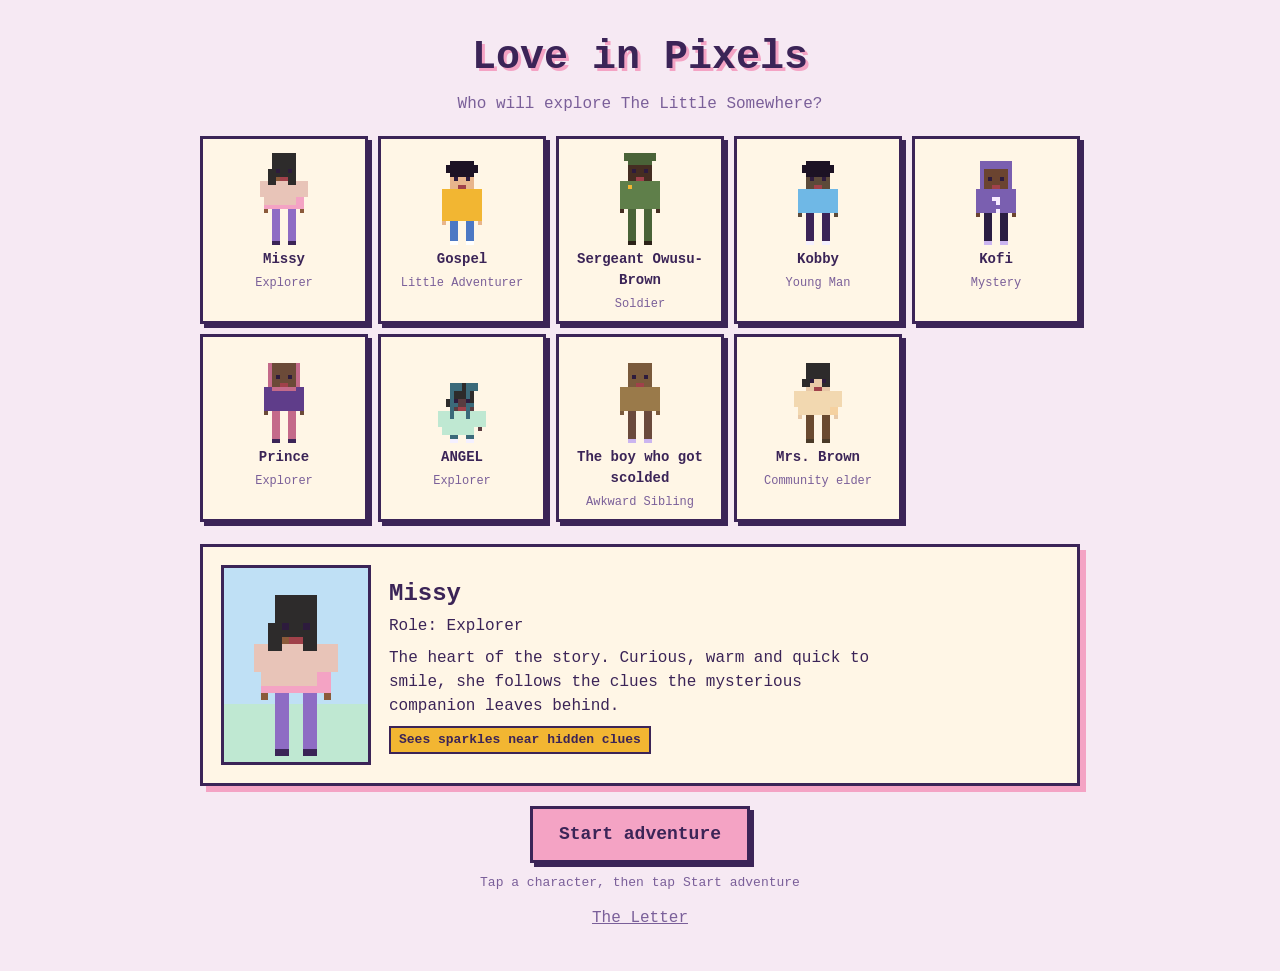
<file: legacy-prototype/index.html>
<!DOCTYPE html>
<html lang="en">
<head>
<meta charset="UTF-8">
<meta name="viewport" content="width=device-width, initial-scale=1, viewport-fit=cover">
<meta name="theme-color" content="#f6e9f3">
<meta name="description" content="Love in Pixels - a pastel pixel-art puzzle adventure">
<meta name="mobile-web-app-capable" content="yes">
<meta name="apple-mobile-web-app-status-bar-style" content="default">
<title>Love in Pixels</title>
<link rel="manifest" href="manifest.json">
<link rel="stylesheet" href="css/styles.css">
</head>
<body>
<h1>Love in Pixels</h1>
<p class="sub" id="sub">Who will explore The Little Somewhere?</p>

<!-- Character select -->
<main id="pick" class="screen">
  <div class="roster" id="roster" role="group" aria-label="Characters"></div>
  <section class="detail" aria-live="polite">
    <div class="stage"><canvas id="big" width="16" height="24"></canvas></div>
    <div>
      <h2 id="dName"></h2>
      <p class="role" id="dRole"></p>
      <p id="dBlurb"></p>
      <span class="perk" id="dPerk"></span>
    </div>
  </section>
  <div class="bar">
    <button class="go" id="go">Start adventure</button>
    <div class="hint">Tap a character, then tap Start adventure</div>
    <button class="alt" id="lettersBtn">The Letter</button>
  </div>
</main>

<!-- Mode select -->
<main id="modes" class="screen">
  <h2 class="mh">Choose your story</h2>
  <div class="mrow" id="mRow" role="group" aria-label="Story modes"></div>
  <div class="bar">
    <button class="go" id="modeGo">Begin story</button>
    <button class="alt" id="modeBack">Back to characters</button>
  </div>
</main>

<!-- Welcome screen -->
<main id="welcome" class="screen">
  <div class="stage"><canvas id="wc" width="16" height="24"></canvas></div>
  <h2 id="wName"></h2>
  <p id="wMsg"></p>
  <div class="bar">
    <button class="go" id="welcomeGo">Begin</button>
    <button class="alt" id="welcomeBack">Back to characters</button>
  </div>
</main>

<!-- Letter screen (revisit-able; spec §9) -->
<div id="letter" class="screen">
  <div class="stage"><canvas id="lc" width="16" height="24"></canvas></div>
  <h2 class="sname">The Letter</h2>
  <div id="lBody" style="font-size:15px;line-height:1.7"></div>
  <div class="tok" id="lClose">Close →</div>
</div>

<!-- Album screen (rewards display) -->
<div id="album" class="screen">
  <div class="stage"><canvas id="ac" width="16" height="24"></canvas></div>
  <h2 class="sname">The Memory Album</h2>
  <div id="lItems" style="margin:12px 0"></div>
  <div class="tok" id="aClose">Close →</div>
</div>

<!-- Video screen -->
<div id="video" class="screen">
  <div class="stage"><canvas id="vc" width="16" height="24"></canvas></div>
  <h2 class="sname">The Photograph</h2>
  <div id="vItem" style="margin:12px 0;font-size:15px"></div>
  <video id="vAu" controls playsinline style="width:100%;max-width:640px"></video>
  <div class="tok" id="vClose">Close →</div>
</div>

<!-- Music screen -->
<div id="music" class="screen">
  <div class="stage"><canvas id="muc" width="16" height="24"></canvas></div>
  <h2 class="sname">A Music Reward</h2>
  <div id="mItem" style="margin:12px 0;font-size:15px"></div>
  <audio id="mAu" controls></audio>
  <div style="display:flex;gap:8px;justify-content:center;margin:12px 0">
    <button class="go" id="mPlay" style="padding:6px 14px;font-size:14px">▶</button>
    <button class="alt" id="mClose2" style="padding:6px 14px;font-size:14px">Close</button>
  </div>
</div>

<!-- Game screen -->
<div id="game" class="screen">
  <canvas id="gc" width="960" height="576"></canvas>
  <div id="hud"><span id="hs"></span><span id="ho"></span><button id="gx">Menu</button>
    <button id="lettersBtn2" class="dp">✉</button></div>
  <div id="dlg"></div>
  <div id="dpad">
    <button class="dp" data-k="u" style="grid-area:1/2" aria-label="Up">▲</button>
    <button class="dp" data-k="l" style="grid-area:2/1" aria-label="Left">◀</button>
    <button class="dp" data-k="r" style="grid-area:2/3" aria-label="Right">▶</button>
    <button class="dp" data-k="d" style="grid-area:3/2" aria-label="Down">▼</button>
  </div>
  <button id="act" class="dp" aria-label="Jump/Interact">Interact</button>
  <div id="rot"><div>↻</div><p>Turn your device sideways to play in landscape.</p></div>
</div>

<!-- Puzzle screen (spec §7) -->
<div id="puzzle" class="screen">
  <div id="pI"></div>
  <canvas id="ps" width="320" height="192"></canvas>
  <div id="pU"><p id="pInst" style="text-align:center"></p>
    <div id="pProg" class="prog"><span id="pBar"></span></div>
    <div id="pHint" class="dp"></div>
    <button id="pTap" class="dp">Tap a cell</button>
  </div>
</div>

<!-- Terminal screen — Missy.cpp viewer (spec §8.14) -->
<div id="terminal" class="screen">
  <h2 class="sname">Missy.cpp — The Gift Program</h2>
  <div id="termRoot"></div>
  <div class="tok" id="termClose">Close →</div>
</div>

<!-- Mirror gift (spec §8.14) -->
<div id="mirror" class="screen">
  <canvas id="mrc" width="480" height="480"></canvas>
  <div id="mirrorPanel">
    <div id="mirrorText"></div>
    <div id="mirrorLine"></div>
    <div id="mirrorVideo"></div>
    <div id="mirrorPrivacy"></div>
    <button class="go" id="mirrorCloseBtn">Close →</button>
  </div>
</div>

<!-- Inventory screen -->
<div id="inven" class="screen">
  <div class="stage"><canvas id="ic" width="16" height="24"></canvas></div>
  <h2 class="sname">Your Inventory</h2>
  <div id="iItems" style="margin:12px 0;font-size:14px;max-height:220px;overflow-y:auto"></div>
  <div class="tok" id="iClose">Close →</div>
</div>

<!-- Journal screen -->
<div id="journal" class="screen">
  <div class="stage"><canvas id="jc" width="16" height="24"></canvas></div>
  <h2 class="sname">The Journal</h2>
  <div id="jBody" style="margin:12px 0;font-size:14px;max-height:240px;overflow-y:auto"></div>
  <div class="tok" id="jClose">Close →</div>
</div>

<!-- Settings screen -->
<div id="settings" class="screen">
  <h2 class="sname">Settings</h2>
  <div id="sBody" style="margin:12px 0;font-size:14px">
    <div><input type="checkbox" id="sDark"> <span>Dark mode</span></div>
    <div><input type="checkbox" id="sSound"> <span>Sound effects</span></div>
    <div><input type="checkbox" id="sMusic"> <span>Music</span></div>
    <div><input type="checkbox" id="sSubtitles"> <span>Subtitles</span></div>
    <div><label style="display:block;margin-top:10px;color:var(--soft)">Controls<select id="sCtrl" style="margin-top:4px;font:inherit;background:var(--panel);border:2px solid var(--ink);padding:4px 8px;color:var(--ink)"><option value="touch">Touch (D-pad + Interact)</option><option value="keyboard">Keyboard (WASD + E)</option><option value="auto">Auto</option></select></label></div>
  </div>
  <div class="tok" id="sClose">Done →</div>
</div>

<!-- Toasts — reward reveals (spec §8.13) -->
<div id="toast"></div>

<script type="module" src="js/main.js"></script>
</body>
</html>
</file>
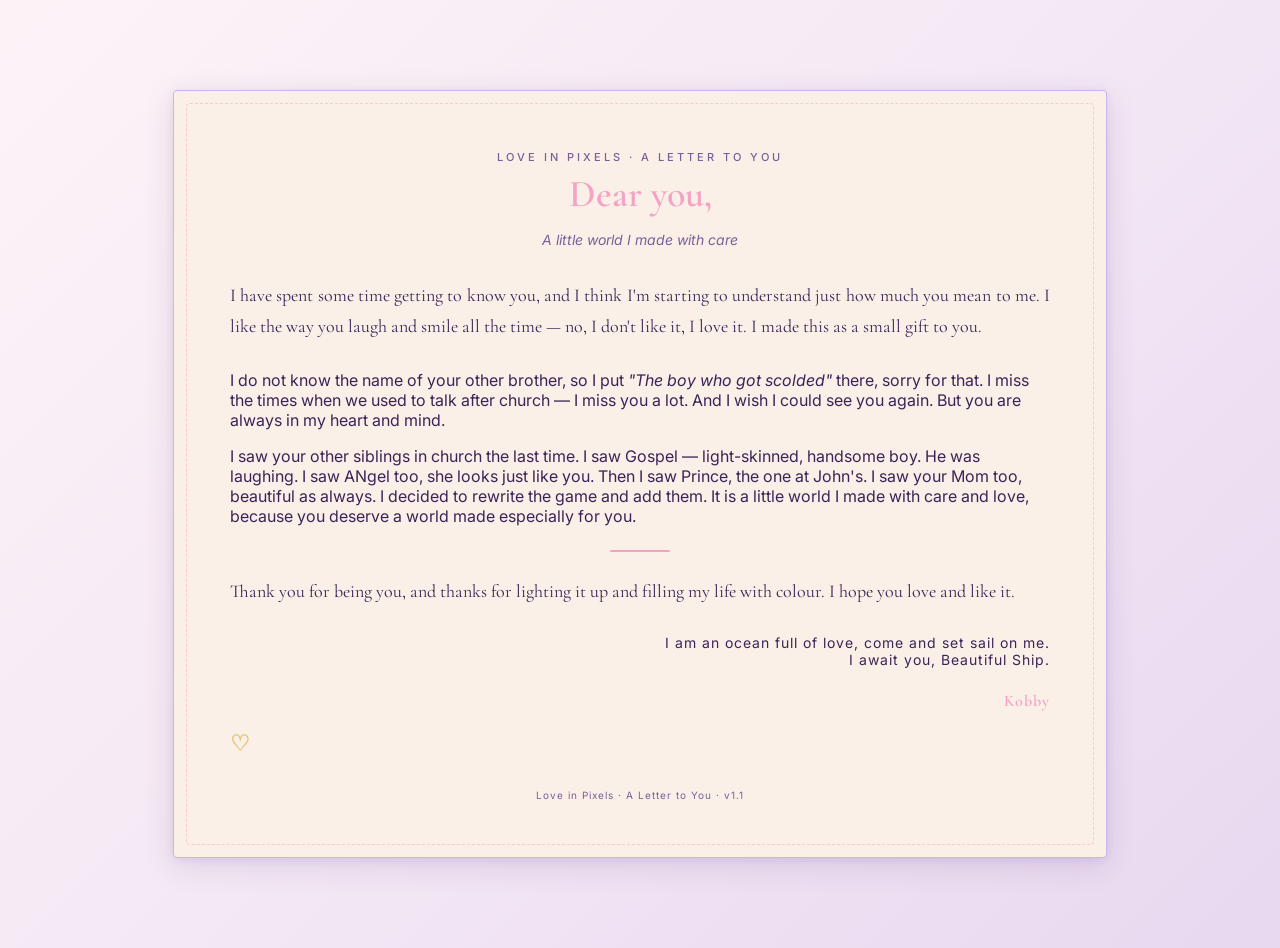
<file: extras/letter.html>
<!DOCTYPE html>
<html lang="en">
<head>
<meta charset="UTF-8">
<meta name="viewport" content="width=device-width, initial-scale=1.0">
<title>Love in Pixels — A Letter to You</title>
<style>
  @import url('https://fonts.googleapis.com/css2?family=Cormorant+Garamond:ital,wght@0,400;0,500;0,600;1,400;1,500&family=Inter:wght@300;400;500&display=swap');

  :root {
    --cream: #faf0e8;
    --pink: #f4a3c4;
    --lavender: #cbb5f0;
    --ink: #3b2457;
    --soft: #7a5f99;
    --gold: #e8c97a;
    --paper: #fffdf8;
  }

  body {
    margin: 0;
    min-height: 100vh;
    display: flex;
    justify-content: center;
    align-items: center;
    background: linear-gradient(135deg, #fdf3f7 0%, #f4e8f5 50%, #e8d8f0 100%);
    font-family: 'Inter', ui-monospace, monospace;
    color: var(--ink);
    padding: 24px;
  }

  .sheet {
    max-width: 820px;
    width: 100%;
    background: var(--cream);
    border: 1px solid var(--lavender);
    border-radius: 4px;
    box-shadow: 0 8px 32px rgba(59, 36, 87, 0.12), 0 2px 8px rgba(59, 36, 87, 0.08);
    padding: 48px 56px 56px;
    position: relative;
    page-break-inside: avoid;
  }

  /* Decorative heart border */
  .sheet::before,
  .sheet::after {
    content: '';
    position: absolute;
    pointer-events: none;
  }

  .sheet::before {
    top: 12px;
    left: 12px;
    right: 12px;
    bottom: 12px;
    border: 1px dashed var(--pink);
    border-radius: 4px;
    opacity: 0.5;
  }

  .header {
    text-align: center;
    margin-bottom: 32px;
  }

  .header .kicker {
    font-size: 11px;
    font-weight: 500;
    letter-spacing: 3px;
    text-transform: uppercase;
    color: var(--soft);
    margin-bottom: 8px;
  }

  .header h1 {
    font-family: 'Cormorant Garamond', serif;
    font-weight: 600;
    font-size: clamp(24px, 4vw, 38px);
    color: var(--pink);
    margin: 0 0 12px;
    line-height: 1.2;
  }

  .header .sub {
    font-size: 14px;
    color: var(--soft);
    font-style: italic;
  }

  .letter {
    font-family: 'Cormorant Garamond', serif;
    font-size: 18px;
    line-height: 1.7;
    color: var(--ink);
    text-align: justify;
    margin: 0 0 28px;
    hyphens: auto;
  }

  .letter p {
    margin: 0 0 18px;
    text-indent: 1.5em;
  }

  .letter p:first-child {
    text-indent: 0;
  }

  .letter p:last-child {
    margin-bottom: 0;
  }

  .accent-line {
    width: 60px;
    height: 2px;
    background: var(--pink);
    margin: 24px auto;
    border-radius: 1px;
  }

  .signoff {
    text-align: right;
    font-family: 'Inter', monospace;
    font-size: 14px;
    color: var(--ink);
    margin-top: 24px;
    letter-spacing: 1px;
  }

  .signoff .name {
    font-family: 'Cormorant Garamond', serif;
    font-weight: 600;
    color: var(--pink);
    font-size: 16px;
    display: block;
    margin-top: 6px;
  }

  .endmark {
    font-family: 'Cormorant Garamond', serif;
    font-weight: 600;
    color: var(--gold);
    font-size: 22px;
    margin-top: 20px;
    letter-spacing: 6px;
  }

  .footer {
    margin-top: 32px;
    text-align: center;
    font-family: 'Inter', monospace;
    font-size: 10px;
    color: var(--soft);
    letter-spacing: 1px;
  }

  /* Print styles */
  @media print {
    body {
      background: #fff;
      padding: 0;
    }
    .sheet {
      background: #fff;
      border: none;
      box-shadow: none;
      padding: 40px 48px 48px;
      max-width: 100%;
    }
    .header .kicker { color: #8a6b9e; }
    .header h1 { color: #c070a8; }
    .letter { text-align: justify; }
  }
</style>
</head>
<body>
  <div class="sheet">
    <div class="header">
      <p class="kicker">Love in Pixels · A Letter to You</p>
      <h1>Dear you,</h1>
      <p class="sub">A little world I made with care</p>
    </div>

    <p class="letter">I have spent some time getting to know you, and I think I'm starting to understand just how much you mean to me. I like the way you laugh and smile all the time — no, I don't like it, I love it. I made this as a small gift to you.</p>

    <p>I do not know the name of your other brother, so I put <i>"The boy who got scolded"</i> there, sorry for that. I miss the times when we used to talk after church — I miss you a lot. And I wish I could see you again. But you are always in my heart and mind.</p>

    <p>I saw your other siblings in church the last time. I saw Gospel — light-skinned, handsome boy. He was laughing. I saw ANgel too, she looks just like you. Then I saw Prince, the one at John's. I saw your Mom too, beautiful as always. I decided to rewrite the game and add them. It is a little world I made with care and love, because you deserve a world made especially for you.</p>

    <div class="accent-line"></div>

    <p class="letter">Thank you for being you, and thanks for lighting it up and filling my life with colour. I hope you love and like it.</p>

    <p class="signoff">
      I am an ocean full of love, come and set sail on me.<br>
      I await you, Beautiful Ship.<br><br>
      <span class="name">Kobby</span>
    </p>

    <p class="endmark">♡</p>

    <div class="footer">Love in Pixels · A Letter to You · v1.1</div>
  </div>
</body>
</html>
</file>
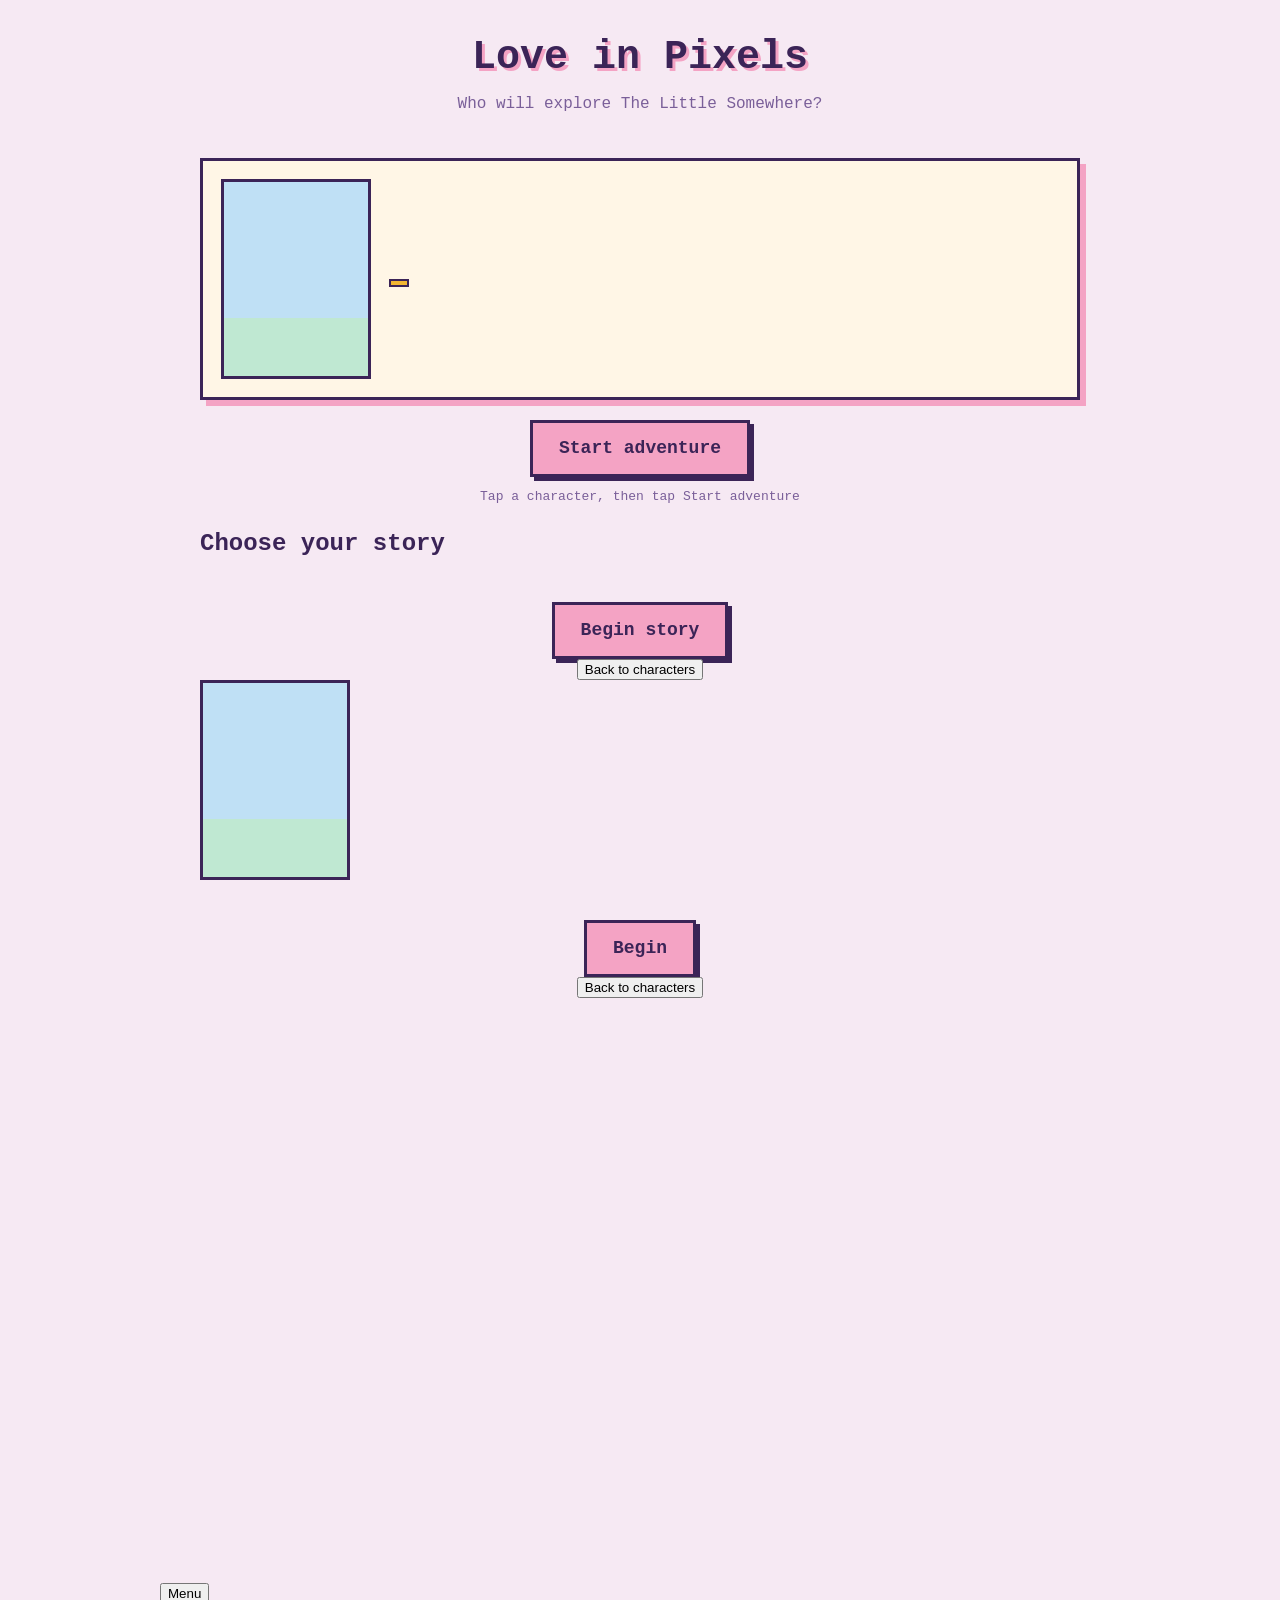
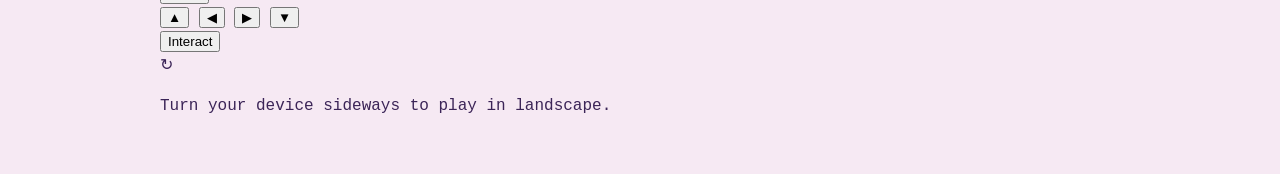
<file: legacy-prototype/love-in-pixels.html>
<!DOCTYPE html>
<html lang="en">
<head>
<meta charset="UTF-8">
<meta name="viewport" content="width=device-width, initial-scale=1, viewport-fit=cover">
<meta name="theme-color" content="#f6e9f3">
<meta name="description" content="Love in Pixels - a pastel pixel-art puzzle adventure">
<title>Love in Pixels</title>
<style>
:root{
  --bg:#f6e9f3;--panel:#fff6e6;--ink:#3b2457;--soft:#7a5f99;--pink:#f4a3c4;--lav:#cbb5f0;--mint:#bfe8d2;--sky:#bfe0f5;--gold:#f2b632;--deep:#3b2457;
}
@media (prefers-color-scheme:dark){:root:not([data-theme="light"]){color-scheme:dark;--bg:#1d1330;--panel:#2c1f45;--ink:#f8ecff;--soft:#c3aee6;--pink:#d4709f;--lav:#6a52a3;--mint:#3d7a62;--sky:#3f6f93;--gold:#f2b632}}
:root[data-theme="dark"]{color-scheme:dark;--bg:#1d1330;--panel:#2c1f45;--ink:#f8ecff;--soft:#c3aee6;--pink:#d4709f;--lav:#6a52a3;--mint:#3d7a62;--sky:#3f6f93;--gold:#f2b632}
html{scroll-padding-top:env(safe-area-inset-top,0px)}
*{box-sizing:border-box}
body{margin:0;background:var(--bg);color:var(--ink);font-family:"Courier New",ui-monospace,monospace;min-height:100vh;display:flex;flex-direction:column;align-items:center;padding:20px 14px 40px;line-height:1.5}
main{width:100%;max-width:880px}
h1{font-size:clamp(26px,6vw,40px);margin:8px 0 4px;text-align:center;text-shadow:3px 3px 0 var(--pink)}
.sub{color:var(--soft);margin:0 0 20px;text-align:center}
.bar{display:flex;flex-direction:column;align-items:center}
.go{font:inherit;font-weight:bold;font-size:18px;margin-top:20px;padding:12px 26px;background:var(--pink);color:#3b2457;border:3px solid var(--ink);box-shadow:4px 4px 0 var(--ink);cursor:pointer}
.go:hover{transform:translate(-1px,-1px)}
.go:focus-visible{outline:3px solid var(--gold);outline-offset:3px}
.hint{color:var(--soft);font-size:13px;margin-top:10px}
.scn{display:none}
.scn.show{display:block}
.sname{font-size:22px;color:var(--gold);text-shadow:2px 2px 0 var(--ink)}
.lbl{font-size:13px;color:#fff;text-shadow:1px 1px 0 var(--ink);font-weight:bold}
/* Character select */
.roster{display:grid;grid-template-columns:repeat(5,1fr);gap:10px}
@media(max-width:620px){.roster{grid-template-columns:repeat(3,1fr)}}
.card{font:inherit;color:inherit;background:var(--panel);border:3px solid var(--ink);box-shadow:4px 4px 0 var(--ink);padding:10px 4px 8px;cursor:pointer;text-align:center;display:flex;flex-direction:column;align-items:center;gap:4px}
.card canvas{width:64px;height:96px;image-rendering:pixelated}
.card:hover{transform:translate(-1px,-1px)}
.card:focus-visible{outline:3px solid var(--gold);outline-offset:3px}
.card[aria-pressed="true"]{background:var(--lav);box-shadow:4px 4px 0 var(--gold);border-color:var(--gold)}
.card b{font-size:14px}
.card span{font-size:12px;color:var(--soft)}
.card[aria-pressed="true"] span{color:var(--ink)}
.detail{margin-top:22px;background:var(--panel);border:3px solid var(--ink);box-shadow:6px 6px 0 var(--pink);padding:18px;display:grid;grid-template-columns:150px 1fr;gap:18px;align-items:center}
@media(max-width:520px){.detail{grid-template-columns:1fr;justify-items:center;text-align:center}}
.stage{width:150px;height:200px;background:linear-gradient(var(--sky) 0 70%,var(--mint) 70%);border:3px solid var(--ink);display:flex;align-items:flex-end;justify-content:center}
.stage canvas{width:112px;height:168px;image-rendering:pixelated;margin-bottom:6px}
.detail h2{margin:0 0 2px;font-size:24px}
.detail p{margin:0 0 8px;max-width:52ch}
.perk{display:inline-block;background:var(--gold);color:#3b2457;border:2px solid var(--ink);padding:2px 8px;font-size:13px;font-weight:bold}
.go{font:inherit;font-weight:bold;font-size:18px;margin-top:20px;padding:12px 26px;background:var(--pink);color:#3b2457;border:3px solid var(--ink);box-shadow:4px 4px 0 var(--ink);cursor:pointer}
.go:hover{transform:translate(-1px,-1px)}
.go:focus-visible{outline:3px solid var(--gold);outline-offset:3px}
@media(max-width:620px){.roster{grid-template-columns:repeat(3,1fr)}}
</style>
</head>
<body>
<h1>Love in Pixels</h1>
<p class="sub" id="sub">Who will explore The Little Somewhere?</p>
<main id="pick">
  <div class="roster" id="roster" role="group" aria-label="Characters"></div>
  <section class="detail" aria-live="polite">
    <div class="stage"><canvas id="big" width="16" height="24"></canvas></div>
    <div>
      <h2 id="dName"></h2>
      <p class="role" id="dRole"></p>
      <p id="dBlurb"></p>
      <span class="perk" id="dPerk"></span>
    </div>
  </section>
  <div class="bar">
    <button class="go" id="go">Start adventure</button>
    <div class="hint">Tap a character, then tap Start adventure</div>
  </div>
</main>
<main id="modes">
  <h2 class="mh">Choose your story</h2>
  <div class="mrow" id="mRow" role="group" aria-label="Story modes"></div>
  <div class="bar">
    <button class="go" id="modeGo">Begin story</button>
    <button class="alt" id="modeBack">Back to characters</button>
  </div>
</main>
<main id="welcome">
  <div class="stage"><canvas id="wc" width="16" height="24"></canvas></div>
  <h2 id="wName"></h2>
  <p id="wMsg"></p>
  <div class="bar">
    <button class="go" id="welcomeGo">Begin</button>
    <button class="alt" id="welcomeBack">Back to characters</button>
  </div>
</main>
<div id="game">
  <canvas id="gc" width="960" height="576"></canvas>
  <div id="hud"><span id="hs"></span><span id="ho"></span><button id="gx">Menu</button></div>
  <div id="dlg"></div>
  <div id="dpad">
    <button class="dp" data-k="u" style="grid-area:1/2" aria-label="Up">▲</button>
    <button class="dp" data-k="l" style="grid-area:2/1" aria-label="Left">◀</button>
    <button class="dp" data-k="r" style="grid-area:2/3" aria-label="Right">▶</button>
    <button class="dp" data-k="d" style="grid-area:3/2" aria-label="Down">▼</button>
  </div>
  <button id="act" class="dp" aria-label="Jump/Interact">Interact</button>
  <div id="rot"><div>↻</div><p>Turn your device sideways to play in landscape.</p></div>
</div>
<div id="letter" class="scn">
  <div class="stage"><canvas id="lc" width="16" height="24"></canvas></div>
  <h2 class="sname">A Letter to You</h2>
  <div id="lBody" style="font-size:15px;line-height:1.7"></div>
  <div class="tok" id="lClose">Close →</div>
</div>
<div id="album" class="scn">
  <div class="stage"><canvas id="ac" width="16" height="24"></canvas></div>
  <h2 class="sname">The Memory Album</h2>
  <div id="lItems" style="margin:12px 0"></div>
  <div class="tok" id="aClose">Close →</div>
</div>
<div id="video" class="scn">
  <div class="stage"><canvas id="vc" width="16" height="24"></canvas></div>
  <h2 class="sname">A Personal Message</h2>
  <div id="vItem" style="margin:12px 0;font-size:15px"></div>
  <video id="vAu" controls playsinline style="width:100%;max-width:640px"></video>
  <div class="tok" id="vClose">Close →</div>
</div>
<div id="music" class="scn">
  <div class="stage"><canvas id="muc" width="16" height="24"></canvas></div>
  <h2 class="sname">A Music Reward</h2>
  <div id="mItem" style="margin:12px 0;font-size:15px"></div>
  <audio id="mAu" controls></audio>
  <div style="display:flex;gap:8px;justify-content:center;margin:12px 0">
    <button class="go" id="mPlay" style="padding:6px 14px;font-size:14px">▶</button>
    <button class="alt" id="mClose2" style="padding:6px 14px;font-size:14px">Close</button>
  </div>
</div>
<script>
const TS=16,GW=20,GH=12;
const CHARS=[
 {id:"missy",name:"Missy",role:"Explorer",blurb:"The heart of the story. Curious, warm and quick to smile, she follows the clues the mysterious companion leaves behind.",perk:"Draft perk: sees sparkles near hidden clues",skin:"#4a2e20",hair:"#1c1224",style:"long",top:"#f4a3c4",bottom:"#8e6cc4",shoe:"#3b2457",leg:6,torso:6},
 {id:"gospel",name:"Gospel",role:"10 years old",blurb:"Small, fast and endlessly curious. He fits into tight spots and asks the questions nobody else thinks of.",perk:"Draft perk: can squeeze through small gaps",skin:"#8a5a3c",hair:"#1c1224",style:"buzz",top:"#f2b632",bottom:"#4c78c4",shoe:"#ffffff",leg:3,torso:4},
 {id:"owusu",name:"Sergeant Owusu-Brown",role:"Soldier",blurb:"Disciplined, steady and secretly soft-hearted. He treats every puzzle like a mission briefing.",perk:"Draft perk: hints cost nothing extra",skin:"#5b3a29",hair:"#1c1224",style:"cap",top:"#5f7f4a",bottom:"#4a6338",shoe:"#2b2118",leg:7,torso:6,medal:true,cap:"#4a6338"},
 {id:"kobby",name:"Kobby",role:"20 years old",blurb:"Easygoing and playful. He moves fast, jokes often and never turns down a challenge.",perk:"Draft perk: walks faster",skin:"#7a4e34",hair:"#1c1224",style:"short",top:"#6fb8e6",bottom:"#3b2457",shoe:"#f4f0ff",leg:7,torso:6},
 {id:"kofi",name:"Kofi",role:"A mystery",blurb:"Nobody is sure who he is yet. A hooded figure with a secret that the story slowly reveals.",perk:"Draft perk: finds surprise rewards",skin:"#6b4430",hair:"#1c1224",style:"hood",top:"#7a5fb0",bottom:"#2a1d42",shoe:"#cbb5f0",leg:7,torso:6,hood:"#7a5fb0",badge:true},
 {id:"prince",name:"Prince",role:"16 years old",blurb:"Confident and dramatic, but secretly earnest. He wants to be taken seriously and tries a few risky shortcuts.",perk:"Draft perk: quick to attempt risky shortcuts",skin:"#d97a4a",hair:"#1c1224",style:"stud",top:"#5f3d8a",bottom:"#c46a8a",shoe:"#3b2457",leg:6,torso:6,grad:true,moto:"#c46a8a"},
 {id:"angel",name:"AN&#8203;GEL",role:"12 years old",blurb:"Enthusiastic, fearless and a little careless. She notices the small things because she is quick and quick to collect.",perk:"Draft perk: notices the background",skin:"#3b6a7a",hair:"#7a4e34",style:"pigtails",top:"#bfe0f0",bottom:"#3b6a7a",shoe:"#f4f0ff",leg:3,torso:4,pig:"#3b6a7a"},
 {id:"scolded",name:"The boy who got scolded",role:"15 years old",blurb:"Tries to act tough but is sensitive to being scolded. Dry, awkward humour and quick to deflect with a joke.",perk:"Draft perk: gets an extra hint pass",skin:"#7a5a3c",hair:"#1c1224",style:"kerchief",top:"#9a7a4a",bottom:"#6a4a3c",shoe:"#cbb5f0",leg:7,torso:6,kerc:"#7a4a3c"}
];
const MODES=[
 {id:"adventure",name:"Adventure",blurb:"Explore the world, solve puzzles and find the six Memory Stars.",col:"#f2b632",icon:[".XXX....","X...X...","X...X...",".XXX....","..X.....","..XXX...","..X.....","..XX...."]},
 {id:"romance",name:"Romance",blurb:"A warm story of letters, photographs and a quiet return of colour.",col:"#e4659a",icon:["..XX..XX.","XXXXXXXX","XXXXXXXX","XXXXXXXX",".XXXXXX.","..XXXX..","...XX...","........"]},
 {id:"horror",name:"Horror",blurb:"The same world after dark. Flickering lights, strange noises and things that should not be there.",col:"#d9cdf5",icon:["..XXXX..",".XXXXXX.","XXXXXXXX","XXEXXEXX","XXEXXEXX","XXXXXXXX","XXXXXXXX","XX.XX.XX"]}
];
</script>
</body>
</html>
</file>
<file: legacy-prototype/css/styles.css>
/* =========================================================================
   Love in Pixels - CSS Stylesheet
   Pastel pixel-art game: screens, UI, game canvas, puzzle/terminal/mirror.
   ========================================================================= */

/* ---------- Theme (light/dark) ---------- */
:root {
  --bg: #f6e9f3;
  --panel: #fff6e6;
  --ink: #3b2457;
  --soft: #7a5f99;
  --pink: #f4a3c4;
  --lav: #cbb5f0;
  --mint: #bfe8d2;
  --sky: #bfe0f5;
  --gold: #f2b632;
  --deep: #3b2457;
  --game-bg: #120a1f;
  --game-hud-bg: rgba(59,36,87,.6);
}
@media (prefers-color-scheme: dark) {
  :root:not([data-theme="light"]) { color-scheme: dark; --bg: #1d1330; --panel: #2c1f45; --ink: #f8ecff; --soft: #c3aee6; --pink: #d4709f; --lav: #6a52a3; --mint: #3d7a62; --sky: #3f6f93; --gold: #f2b632; }
}
:root[data-theme="dark"] { color-scheme: dark; --bg: #1d1330; --panel: #2c1f45; --ink: #f8ecff; --soft: #c3aee6; --pink: #d4709f; --lav: #6a52a3; --mint: #3d7a62; --sky: #3f6f93; --gold: #f2b632; }

/* ---------- Base ---------- */
html { scroll-padding-top: env(safe-area-inset-top, 0px); }
* { box-sizing: border-box; }
body {
  margin: 0; background: var(--bg); color: var(--ink);
  font-family: "Courier New", ui-monospace, monospace;
  min-height: 100vh; display: flex; flex-direction: column; align-items: center;
  padding: 20px 14px 40px; line-height: 1.5;
}
main { width: 100%; max-width: 880px; }
h1 { font-size: clamp(26px, 6vw, 40px); margin: 8px 0 4px; text-align: center; text-shadow: 3px 3px 0 var(--pink); }
.sub { color: var(--soft); margin: 0 0 20px; text-align: center; }
.bar { display: flex; flex-direction: column; align-items: center; }

/* ---------- Buttons ---------- */
.go { font: inherit; font-weight: bold; font-size: 18px; margin-top: 20px;
  padding: 12px 26px; background: var(--pink); color: #3b2457;
  border: 3px solid var(--ink); box-shadow: 4px 4px 0 var(--ink); cursor: pointer; }
.go:hover { transform: translate(-1px, -1px); }
.go:focus-visible { outline: 3px solid var(--gold); outline-offset: 3px; }
.alt { font: inherit; background: none; border: none; color: var(--soft); text-decoration: underline; cursor: pointer; margin-top: 12px; }
.hint { color: var(--soft); font-size: 13px; margin-top: 10px; }

/* ---------- Screens ---------- */
.screen { display: none; }
.screen.show { display: block; }
.sname { font-size: 22px; color: var(--gold); text-shadow: 2px 2px 0 var(--ink); }
.lbl { font-size: 13px; color: #fff; text-shadow: 1px 1px 0 #3b2457; font-weight: bold; }

/* ---------- Character select ---------- */
.roster { display: grid; grid-template-columns: repeat(5, 1fr); gap: 10px; }
@media (max-width: 620px) { .roster { grid-template-columns: repeat(3, 1fr); } }
.card { font: inherit; color: inherit; background: var(--panel); border: 3px solid var(--ink);
  box-shadow: 4px 4px 0 var(--ink); padding: 10px 4px 8px; cursor: pointer;
  text-align: center; display: flex; flex-direction: column; align-items: center; gap: 4px; }
.card canvas { width: 64px; height: 96px; image-rendering: pixelated; }
.card:hover { transform: translate(-1px, -1px); }
.card:focus-visible { outline: 3px solid var(--gold); outline-offset: 3px; }
.card[aria-pressed="true"] { background: var(--lav); box-shadow: 4px 4px 0 var(--gold); border-color: var(--gold); }
.card[aria-pressed="true"] span { color: var(--ink); }
.card b { font-size: 14px; }
.card span { font-size: 12px; color: var(--soft); }

/* ---------- Detail panel ---------- */
.detail { margin-top: 22px; background: var(--panel); border: 3px solid var(--ink);
  box-shadow: 6px 6px 0 var(--pink); padding: 18px; display: grid; grid-template-columns: 150px 1fr; gap: 18px; align-items: center; }
@media (max-width: 520px) { .detail { grid-template-columns: 1fr; justify-items: center; text-align: center; } }
.stage { width: 150px; height: 200px; background: linear-gradient(var(--sky) 0 70%, var(--mint) 70%);
  border: 3px solid var(--ink); display: flex; align-items: flex-end; justify-content: center; }
.stage canvas { width: 112px; height: 168px; image-rendering: pixelated; margin-bottom: 6px; }
.detail h2 { margin: 0 0 2px; font-size: 24px; }
.detail p { margin: 0 0 8px; max-width: 52ch; }
.perk { display: inline-block; background: var(--gold); color: #3b2457; border: 2px solid var(--ink); padding: 2px 8px; font-size: 13px; font-weight: bold; }

/* ---------- Story mode select ---------- */
.mh { text-align: center; margin: 0 0 14px; font-size: 22px; }
.mrow { display: grid; grid-template-columns: repeat(3, 1fr); gap: 14px; }
@media (max-width: 620px) { .mrow { grid-template-columns: 1fr; } }
.mode { font: inherit; color: inherit; background: var(--panel); border: 3px solid var(--ink);
  box-shadow: 4px 4px 0 var(--ink); padding: 16px 12px; cursor: pointer;
  text-align: center; display: flex; flex-direction: column; align-items: center; gap: 8px; }
.mode canvas { width: 64px; height: 64px; image-rendering: pixelated; }
.mode b { font-size: 20px; }
.mode span { font-size: 14px; color: var(--soft); }
.mode:hover { transform: translate(-1px, -1px); }
.mode:focus-visible { outline: 3px solid var(--gold); outline-offset: 3px; }
.mode[aria-pressed="true"] { background: var(--lav); border-color: var(--gold); box-shadow: 4px 4px 0 var(--gold); }
.mode[aria-pressed="true"] span { color: var(--ink); }

/* ---------- Game screen (canvas) ---------- */
body.playing { padding: 0; overflow: hidden; }
#game { display: none; position: fixed; inset: 0; background: var(--game-bg);
  z-index: 10; touch-action: none; user-select: none; -webkit-user-select: none; color: #fff; }
body.playing #game { display: block; }
#gc { position: absolute; left: 50%; top: 50%; transform: translate(-50%, -50%);
  width: min(100vw, calc(100vh * 5 / 3)); aspect-ratio: 5/3;
  image-rendering: pixelated; background: #a8e0b0; }
#hud { position: absolute; top: calc(env(safe-area-inset-top, 0px) + 6px);
  left: calc(10px + env(safe-area-inset-left, 0px)); right: calc(10px + env(safe-area-inset-right, 0px));
  display: flex; gap: 8px; justify-content: space-between; align-items: flex-start; font-size: 13px;
  text-shadow: 1px 1px 0 #3b2457; pointer-events: none; z-index: 2; }
#hud span { background: var(--game-hud-bg); padding: 3px 8px; }
#ho { margin: 0 auto; }
#gx, #lettersBtn2 { pointer-events: auto; font: inherit; font-size: 12px; background: var(--lav);
  color: #3b2457; border: 2px solid #fff; padding: 3px 8px; cursor: pointer; }
#lettersBtn2 { grid-area: 1/2; position: absolute; right: calc(10px + env(safe-area-inset-right, 0px)); top: calc(env(safe-area-inset-top, 0px) + 50px); }

/* ---------- Dialogue box ---------- */
#dlg { display: none; position: absolute; left: 50%; bottom: calc(10px + env(safe-area-inset-bottom, 0px));
  transform: translateX(-50%); width: min(50vw, 520px);
  background: var(--panel); color: var(--ink); border: 3px solid var(--ink);
  padding: 8px 12px; font-size: 13px; line-height: 1.4; z-index: 3; cursor: pointer; }
#dlg b { color: var(--gold); }

/* ---------- D-pad ---------- */
#dpad { position: absolute; left: calc(14px + env(safe-area-inset-left, 0px));
  bottom: calc(14px + env(safe-area-inset-bottom, 0px));
  display: grid; grid-template-columns: repeat(3, 48px); grid-template-rows: repeat(3, 48px); gap: 3px; z-index: 2; }
.dp { font: inherit; font-size: 20px; width: 48px; height: 48px;
  border: 3px solid #fff; background: rgba(59,36,87,.55); color: #fff; touch-action: none; cursor: pointer; }
#act { position: absolute; right: calc(18px + env(safe-area-inset-right, 0px));
  bottom: calc(26px + env(safe-area-inset-bottom, 0px)); width: 64px; height: 64px;
  border-radius: 50%; font-weight: bold; font-size: 14px; z-index: 2;
  background: rgba(244,163,196,.75); color: #3b2457; }

/* ---------- Rotation hint ---------- */
#rot { display: none; position: absolute; inset: 0; z-index: 30; background: #1d1330; color: #f8ecff;
  flex-direction: column; align-items: center; justify-content: center; text-align: center; padding: 24px; font-size: 16px; }
#rot div { font-size: 56px; }
@media (orientation: portrait) { #rot { display: flex; } }

/* ---------- Dialog screens ---------- */
.scn { display: none; }
.scn.show { display: block; }
.lBody { font-size: 15px; line-height: 1.7; }
.lItems { margin: 12px 0; }
.iItems { margin: 12px 0; font-size: 14px; max-height: 220px; overflow-y: auto; }
.jBody { margin: 12px 0; font-size: 14px; max-height: 240px; overflow-y: auto; }
#sBody { margin: 12px 0; font-size: 14px; }
.tok { margin-top: 12px; }

/* ---------- Video & audio screens ---------- */
#video video { width: 100%; max-width: 640px; }
#music audio { width: 100%; max-width: 640px; }

/* ---------- Puzzle screen (spec §7) ---------- */
#puzzle { background: var(--bg); }
#pI { text-align: center; font-size: 14px; color: #3b2457; padding: 6px 10px 0; }
#ps { display: block; margin: 0 auto; max-width: 100%; height: auto; width: min(320px, 95vw);
  aspect-ratio: 5/3; background: #e8d5b0; image-rendering: pixelated;
  box-shadow: 4px 4px 0 var(--ink); border: 2px solid var(--ink); }
#pU { text-align: center; padding: 4px; }
#pInst { font-size: 13px; color: var(--deep); margin: 6px 0; padding: 0 4px; }
.prog { width: min(80vw, 260px); margin: 6px auto 10px; height: 8px; background: var(--mint); border: 2px solid var(--ink); }
#pBar { display: block; height: 4px; background: var(--gold); transition: width .08s; }
#pHint { font-size: 11px; color: var(--soft); margin-top: 4px; }
#pTap { font-size: 13px; padding: 10px 16px; }
.dp.pulse { animation: pulse 1.4s ease-in-out infinite; }
@keyframes pulse { 50% { transform: scale(1.08); opacity: .9; } }

/* ---------- Terminal (Missy.cpp viewer) ---------- */
#terminal { max-width: 640px; }
#termRoot { max-height: 60vh; overflow-y: auto; }

/* ---------- Mirror gift (spec §8.14) ---------- */
#mirror { max-width: 640px; }
#mirrorPanel { text-align: center; padding: 14px; }
#mirrorPanel h2 { margin: 0 0 10px; font-size: 20px; }
#mirrorCanvasWrap canvas { border: 3px solid var(--ink); box-shadow: 4px 4px 0 var(--ink); }
#mirrorText { font-size: 17px; color: var(--deep); }
#mirrorLine { font-size: 13px; color: var(--soft); }
#mirrorPrivacy { font-size: 10px; color: var(--soft); }
#mirrorPanel .go { margin-top: 10px; }

/* ---------- Toasts ---------- */
#toast { display: none; position: fixed; top: 10px; left: 50%; transform: translateX(-50%) translateY(-8px);
  background: var(--deep); color: #fff; font-size: 14px; padding: 8px 14px; border-radius: 6px;
  z-index: 60; box-shadow: 4px 4px 0 var(--gold); }
@keyframes toast-in { from { opacity: 0; transform: translateX(-50%) translateY(-12px); } }

/* ---------- Reduced motion ---------- */
@media (prefers-reduced-motion: no-preference) {
  .stage canvas { animation: bob 1.2s steps(2) infinite; }
  @keyframes bob { 50% { transform: translateY(-4px); } }
}
</file>
